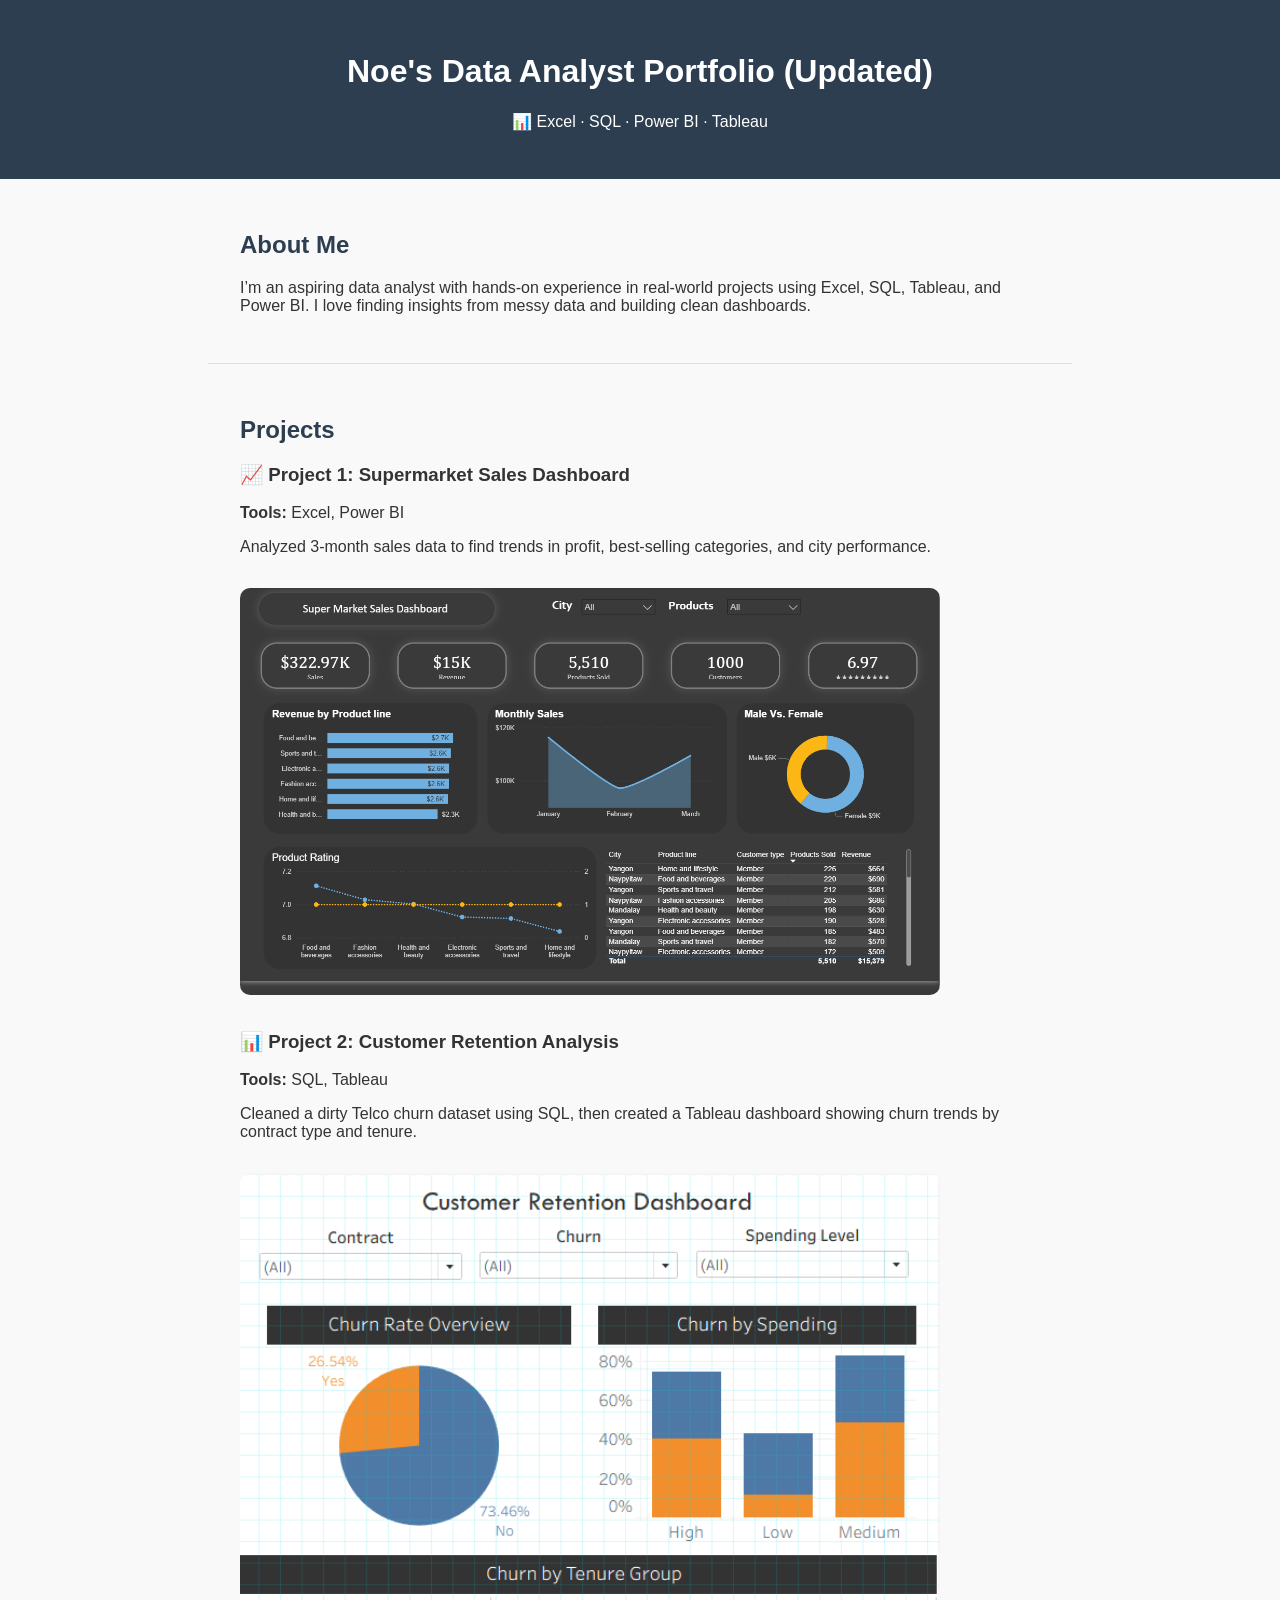
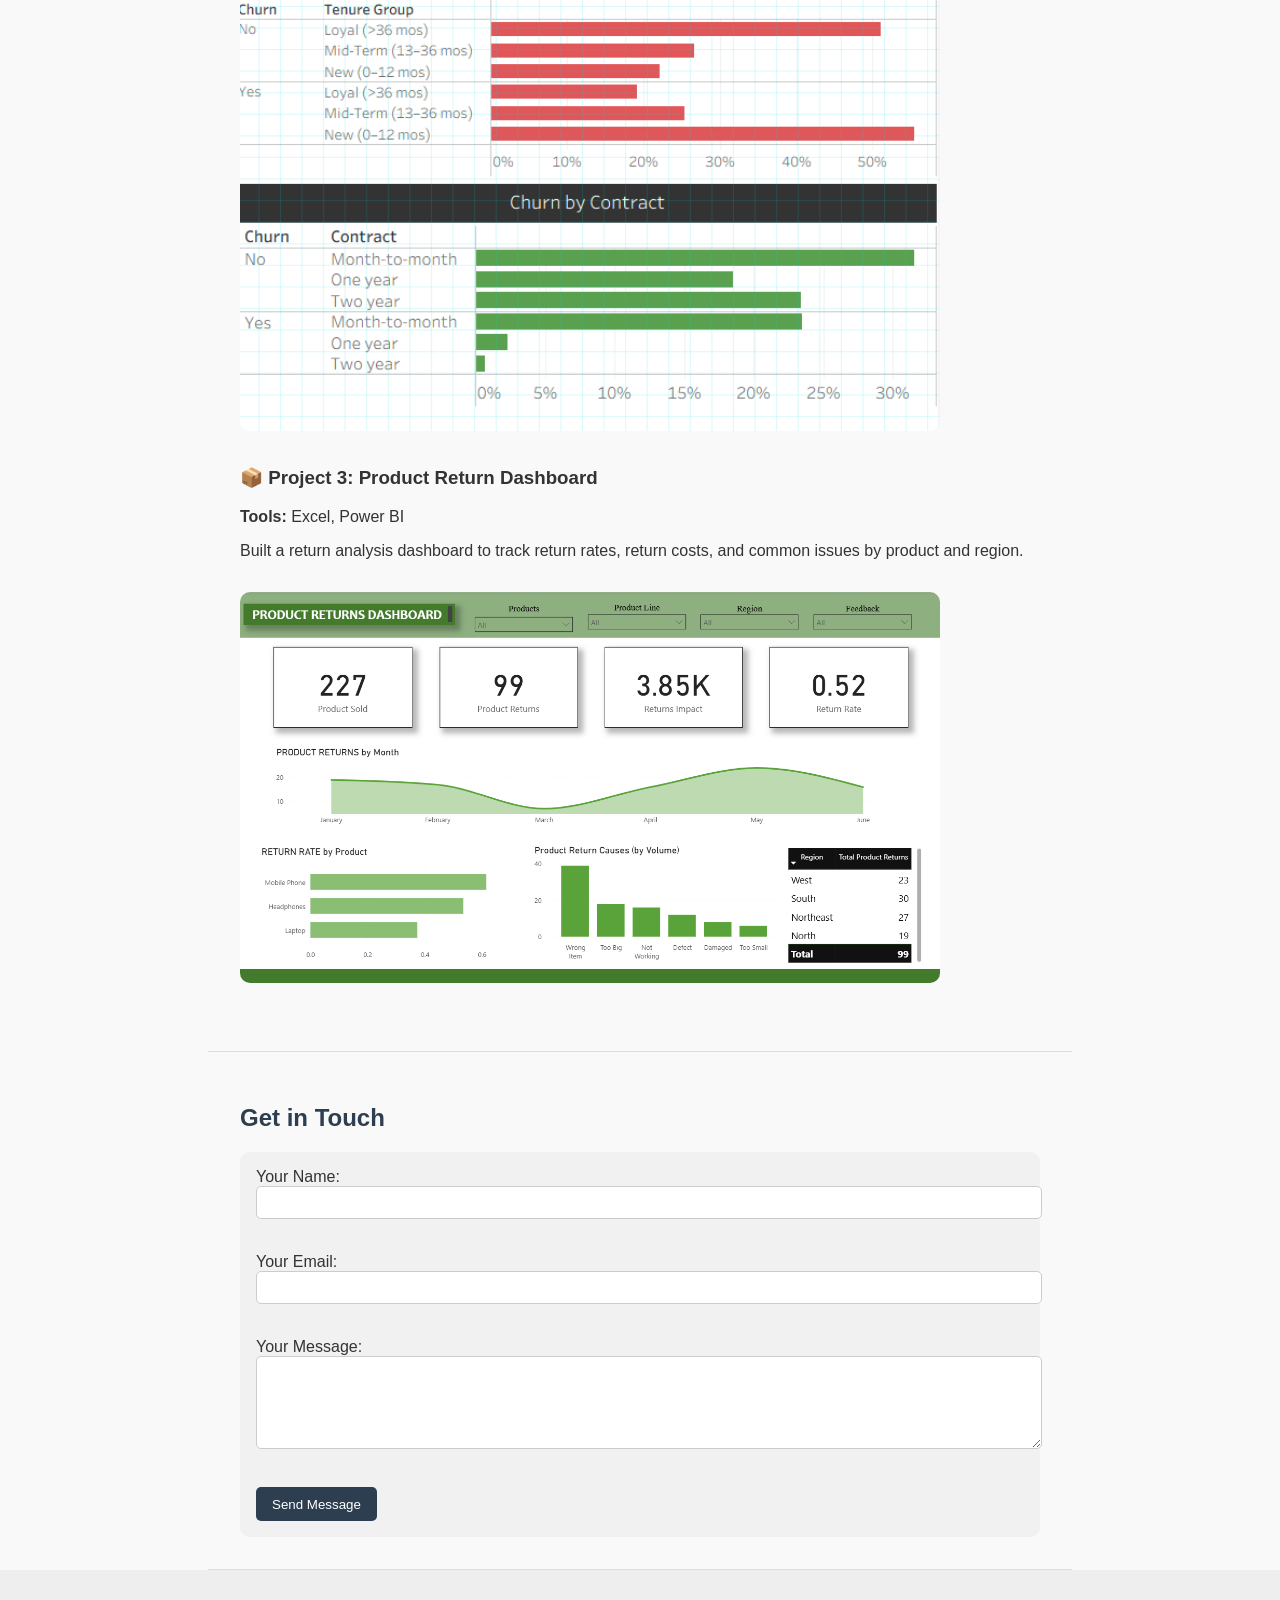
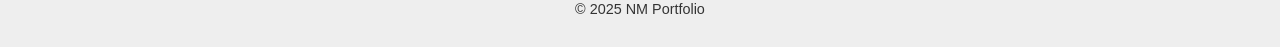
<file: index.html>
<!DOCTYPE html>
<html lang="en">
<head>
  <meta charset="UTF-8" />
  <meta name="viewport" content="width=device-width, initial-scale=1.0" />
  <title>Noe's Data Analyst Portfolio</title>
  <link rel="stylesheet" href="style.css" />
</head>
<body>

  <header>
    <h1>Noe's Data Analyst Portfolio (Updated)</h1>
    <p>📊 Excel · SQL · Power BI · Tableau</p>
  </header>

  <section id="about">
    <h2>About Me</h2>
    <p>
      I’m an aspiring data analyst with hands-on experience in real-world projects using Excel, SQL, Tableau, and Power BI. I love finding insights from messy data and building clean dashboards.
    </p>
  </section>

  <section id="projects">
    <h2>Projects</h2>

    <div class="project">
      <h3>📈 Project 1: Supermarket Sales Dashboard</h3>
      <p><strong>Tools:</strong> Excel, Power BI</p>
      <p>Analyzed 3-month sales data to find trends in profit, best-selling categories, and city performance.</p>
      <img src="supermarket_analysis_db.png" alt="Supermarket Dashboard" />
    </div>

    <div class="project">
      <h3>📊 Project 2: Customer Retention Analysis</h3>
      <p><strong>Tools:</strong> SQL, Tableau</p>
      <p>Cleaned a dirty Telco churn dataset using SQL, then created a Tableau dashboard showing churn trends by contract type and tenure.</p>
      <img src="custmer_retention_db.png" alt="Customer Churn Dashboard" />
    </div>

    <div class="project">
      <h3>📦 Project 3: Product Return Dashboard</h3>
      <p><strong>Tools:</strong> Excel, Power BI</p>
      <p>Built a return analysis dashboard to track return rates, return costs, and common issues by product and region.</p>
      <img src="product_return_db.png" alt="Product Return Dashboard" />
    </div>
  </section>

  <section id="contact">
    <h2>Get in Touch</h2>
    <form action="https://formspree.io/f/xvgqgekr" method="POST">

      <!-- 🛡️ Hidden anti-spam field -->
      <input type="text" name="_gotcha" style="display:none" autocomplete="off">

      <label for="name">Your Name:</label><br>
      <input type="text" name="name" id="name" required autocomplete="name"><br><br>

      <label for="email">Your Email:</label><br>
      <input type="email" name="email" id="email" required autocomplete="email"><br><br>

      <label for="message">Your Message:</label><br>
      <textarea name="message" id="message" rows="5" required autocomplete="on"></textarea><br><br>

      <button type="submit">Send Message</button>
    </form>
  </section>

  <footer>
    <p>&copy; 2025 NM Portfolio</p>
  </footer>

</body>
</html>
</file>
<file: style.css>
body {
  font-family: 'Segoe UI', sans-serif;
  margin: 0;
  padding: 0;
  background-color: #f9f9f9;
  color: #333;
}

header {
  background-color: #2c3e50;
  color: white;
  padding: 2rem;
  text-align: center;
}

section {
  max-width: 800px;
  margin: auto;
  padding: 2rem;
  border-bottom: 1px solid #ddd;
}

h2 {
  color: #2c3e50;
}

.project {
  margin-bottom: 2rem;
}

.project img {
  width: 100%;
  max-width: 700px;
  border-radius: 10px;
  margin-top: 1rem;
}

footer {
  text-align: center;
  padding: 1rem;
  background-color: #eee;
  font-size: 0.9rem;
}

form {
  background-color: #f1f1f1;
  padding: 1rem;
  border-radius: 10px;
}

input, textarea {
  width: 100%;
  padding: 0.5rem;
  margin-bottom: 1rem;
  border: 1px solid #ccc;
  border-radius: 5px;
}

button {
  background-color: #2c3e50;
  color: white;
  padding: 0.6rem 1rem;
  border: none;
  border-radius: 5px;
  cursor: pointer;
}

button:hover {
  background-color: #1a252f;
}
</file>
